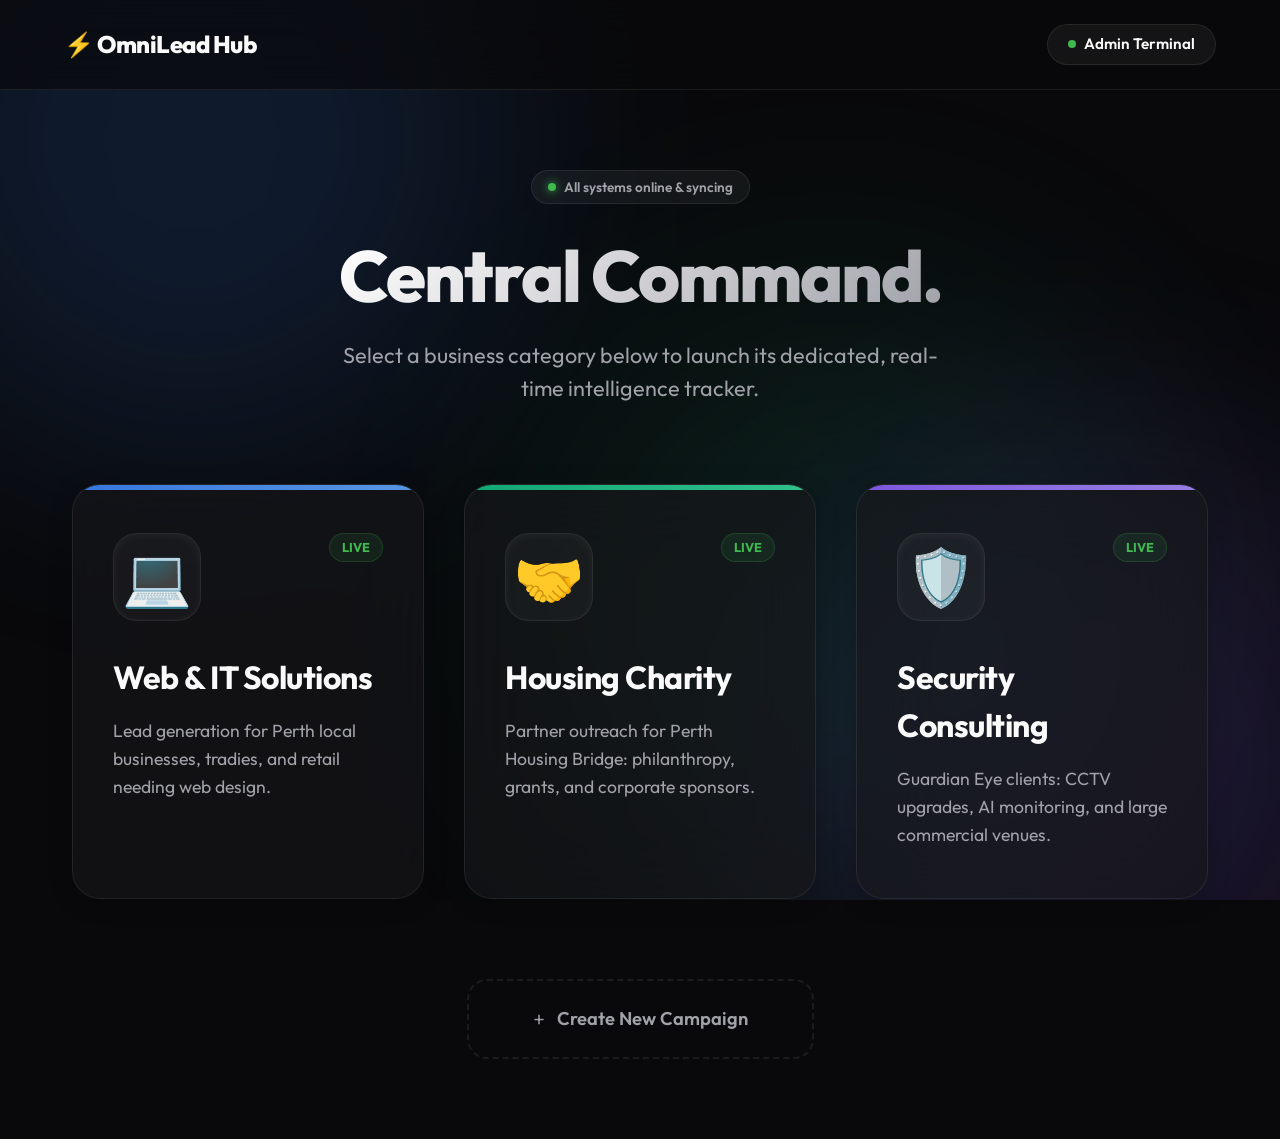
<file: index.html>
<!DOCTYPE html>
<html lang="en" class="dark-theme">
<head>
  <meta charset="UTF-8">
  <meta name="viewport" content="width=device-width, initial-scale=1.0">
  <title>OmniLead | Global Intelligence Hub</title>
  
  <!-- Fonts -->
  <link rel="preconnect" href="https://fonts.googleapis.com">
  <link rel="preconnect" href="https://fonts.gstatic.com" crossorigin>
  <link href="https://fonts.googleapis.com/css2?family=Outfit:wght@300;400;500;600;700;800&display=swap" rel="stylesheet">
  
  <!-- Styles -->
  <link rel="stylesheet" href="hub.css">
</head>
<body>
  <!-- Ambient Animated Background -->
  <div class="background-effects">
    <div class="glow-orb blue"></div>
    <div class="glow-orb purple"></div>
    <div class="glow-orb green"></div>
  </div>

  <!-- Minimal Global Nav -->
  <nav class="hub-nav">
    <div class="nav-logo">⚡ OmniLead Hub</div>
    <div class="nav-user">
      <div class="avatar">Admin Terminal</div>
    </div>
  </nav>

  <!-- Main Dashboard -->
  <main class="hub-main">
    <header class="hub-header">
      <div class="pulse-badge">
        <span class="pulse-dot"></span>
        <span class="pulse-text">All systems online & syncing</span>
      </div>
      <h1>Central Command.</h1>
      <p>Select a business category below to launch its dedicated, real-time intelligence tracker.</p>
    </header>

    <div class="category-grid">
      <!-- Project 1: Web & IT -->
      <a href="leads/lead-tracker-portable.html" class="cat-card blue-card">
        <div class="cat-icon-wrap">
          <div class="cat-icon">💻</div>
          <div class="live-indicator">Live</div>
        </div>
        <div class="cat-content">
          <h2>Web & IT Solutions</h2>
          <p>Lead generation for Perth local businesses, tradies, and retail needing web design.</p>
        </div>
        <div class="cat-arrow">&rarr;</div>
      </a>

      <!-- Project 2: Charity -->
      <a href="charity/charity-tracker-portable.html" class="cat-card green-card">
        <div class="cat-icon-wrap">
          <div class="cat-icon">🤝</div>
          <div class="live-indicator">Live</div>
        </div>
        <div class="cat-content">
          <h2>Housing Charity</h2>
          <p>Partner outreach for Perth Housing Bridge: philanthropy, grants, and corporate sponsors.</p>
        </div>
        <div class="cat-arrow">&rarr;</div>
      </a>

      <!-- Project 3: Security -->
      <a href="security/security-tracker-portable.html" class="cat-card purple-card">
        <div class="cat-icon-wrap">
          <div class="cat-icon">🛡️</div>
          <div class="live-indicator">Live</div>
        </div>
        <div class="cat-content">
          <h2>Security Consulting</h2>
          <p>Guardian Eye clients: CCTV upgrades, AI monitoring, and large commercial venues.</p>
        </div>
        <div class="cat-arrow">&rarr;</div>
      </a>
    </div>

    <!-- Future Expansion -->
    <div class="expansion-slot">
      <button class="add-new-btn">
        <span class="plus-icon">+</span> Create New Campaign
      </button>
    </div>
  </main>
</body>
</html>
</file>
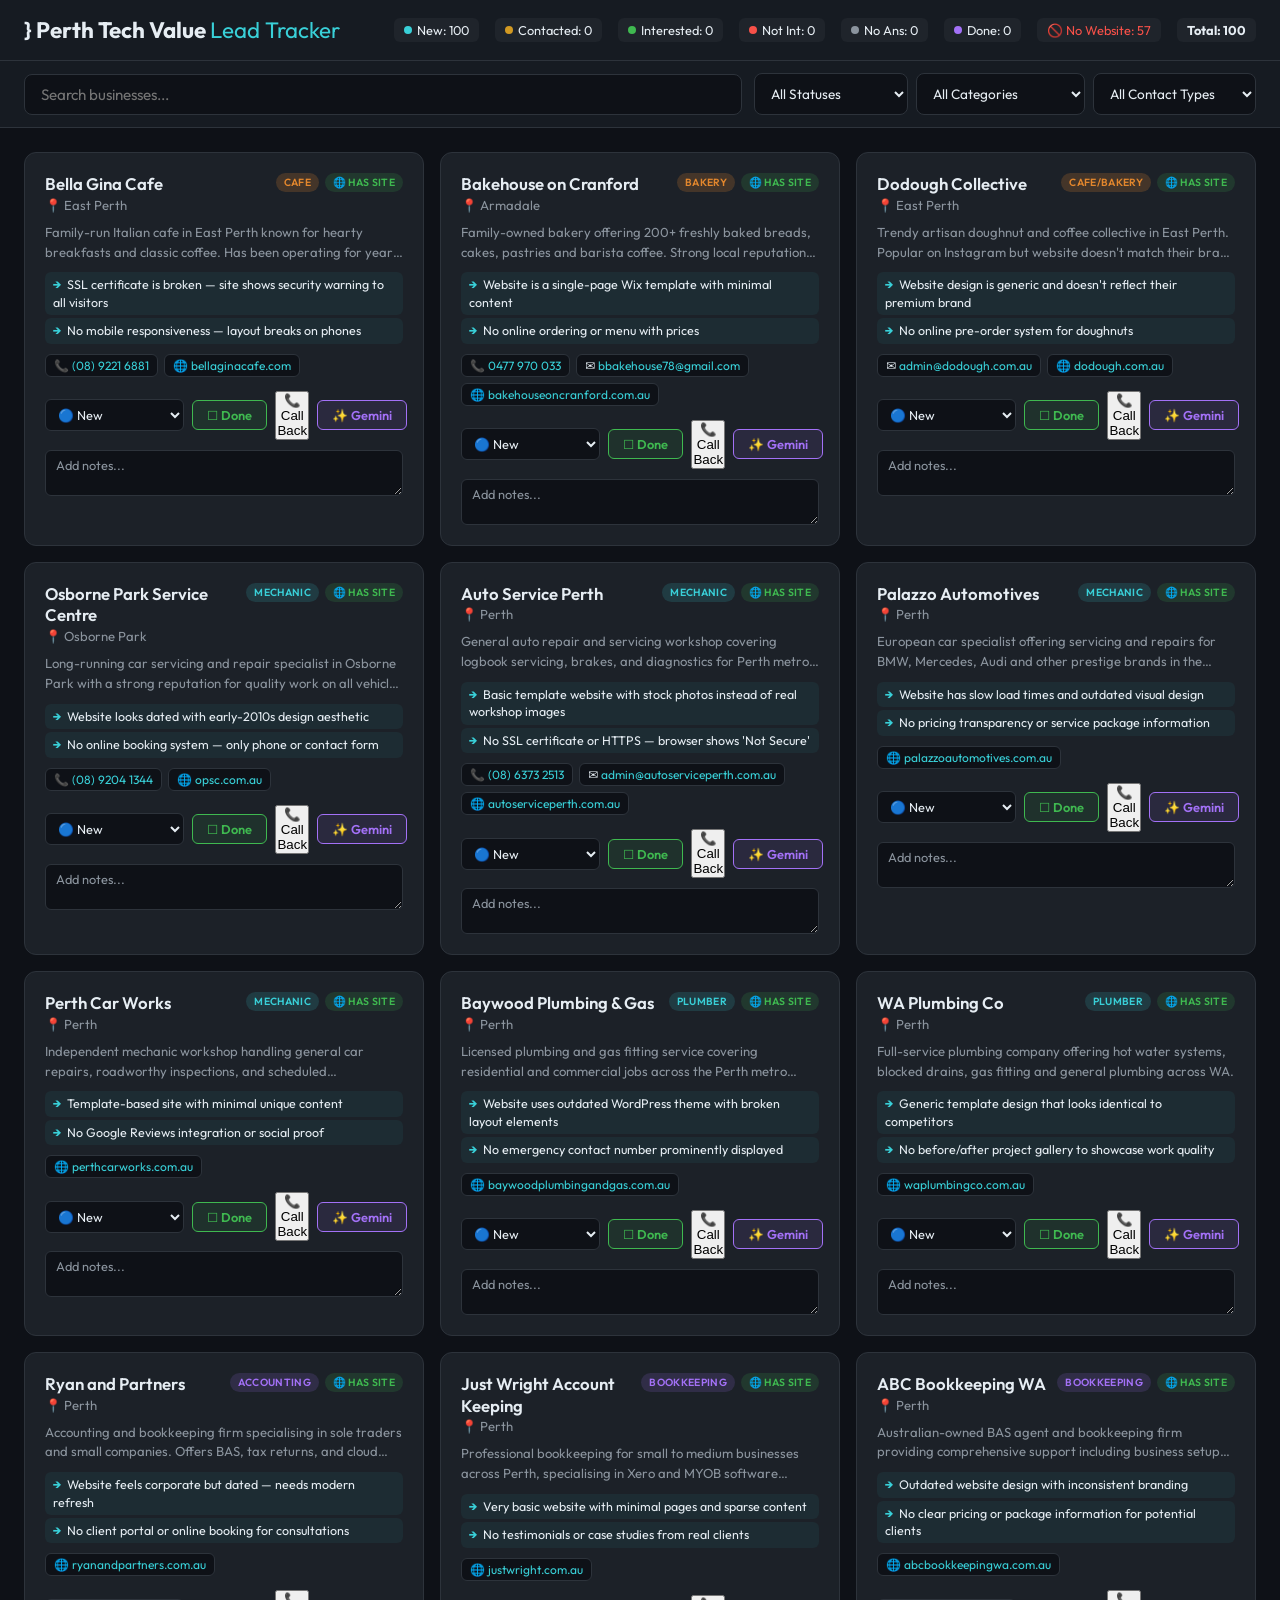
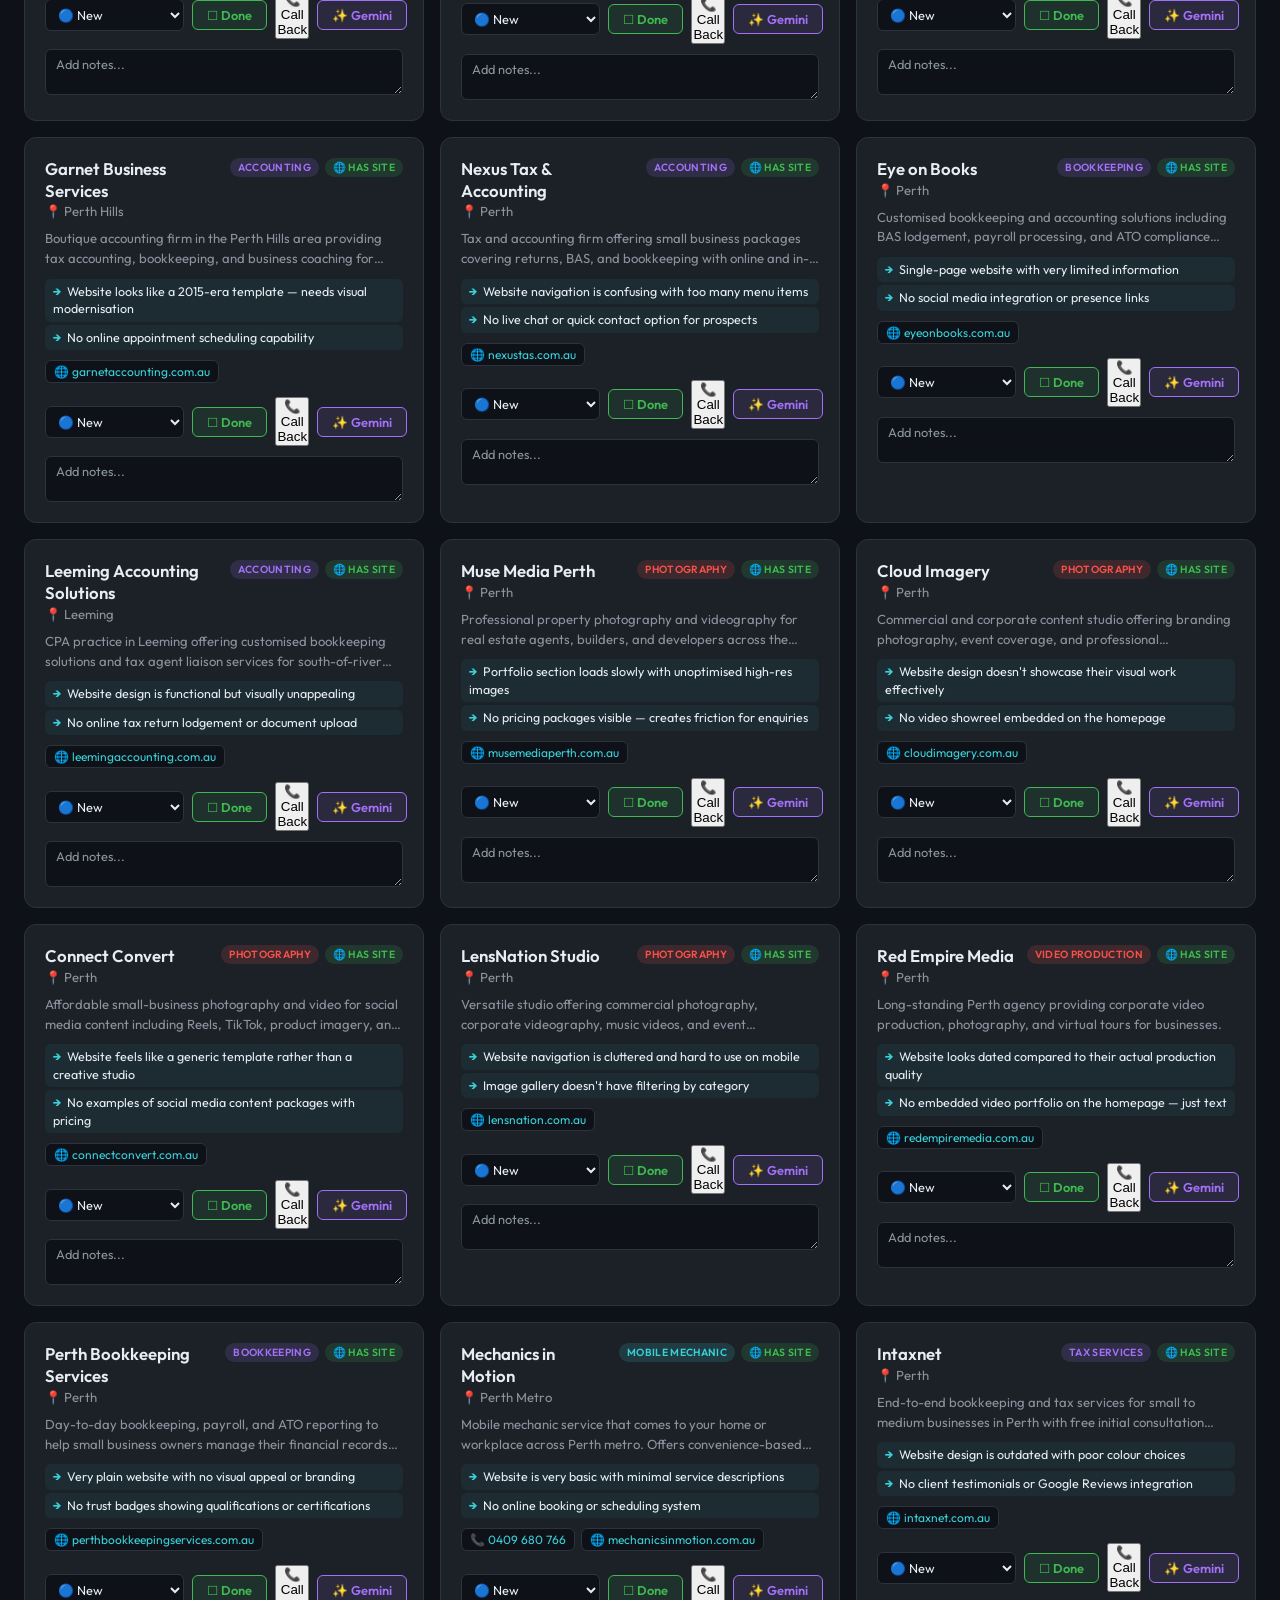
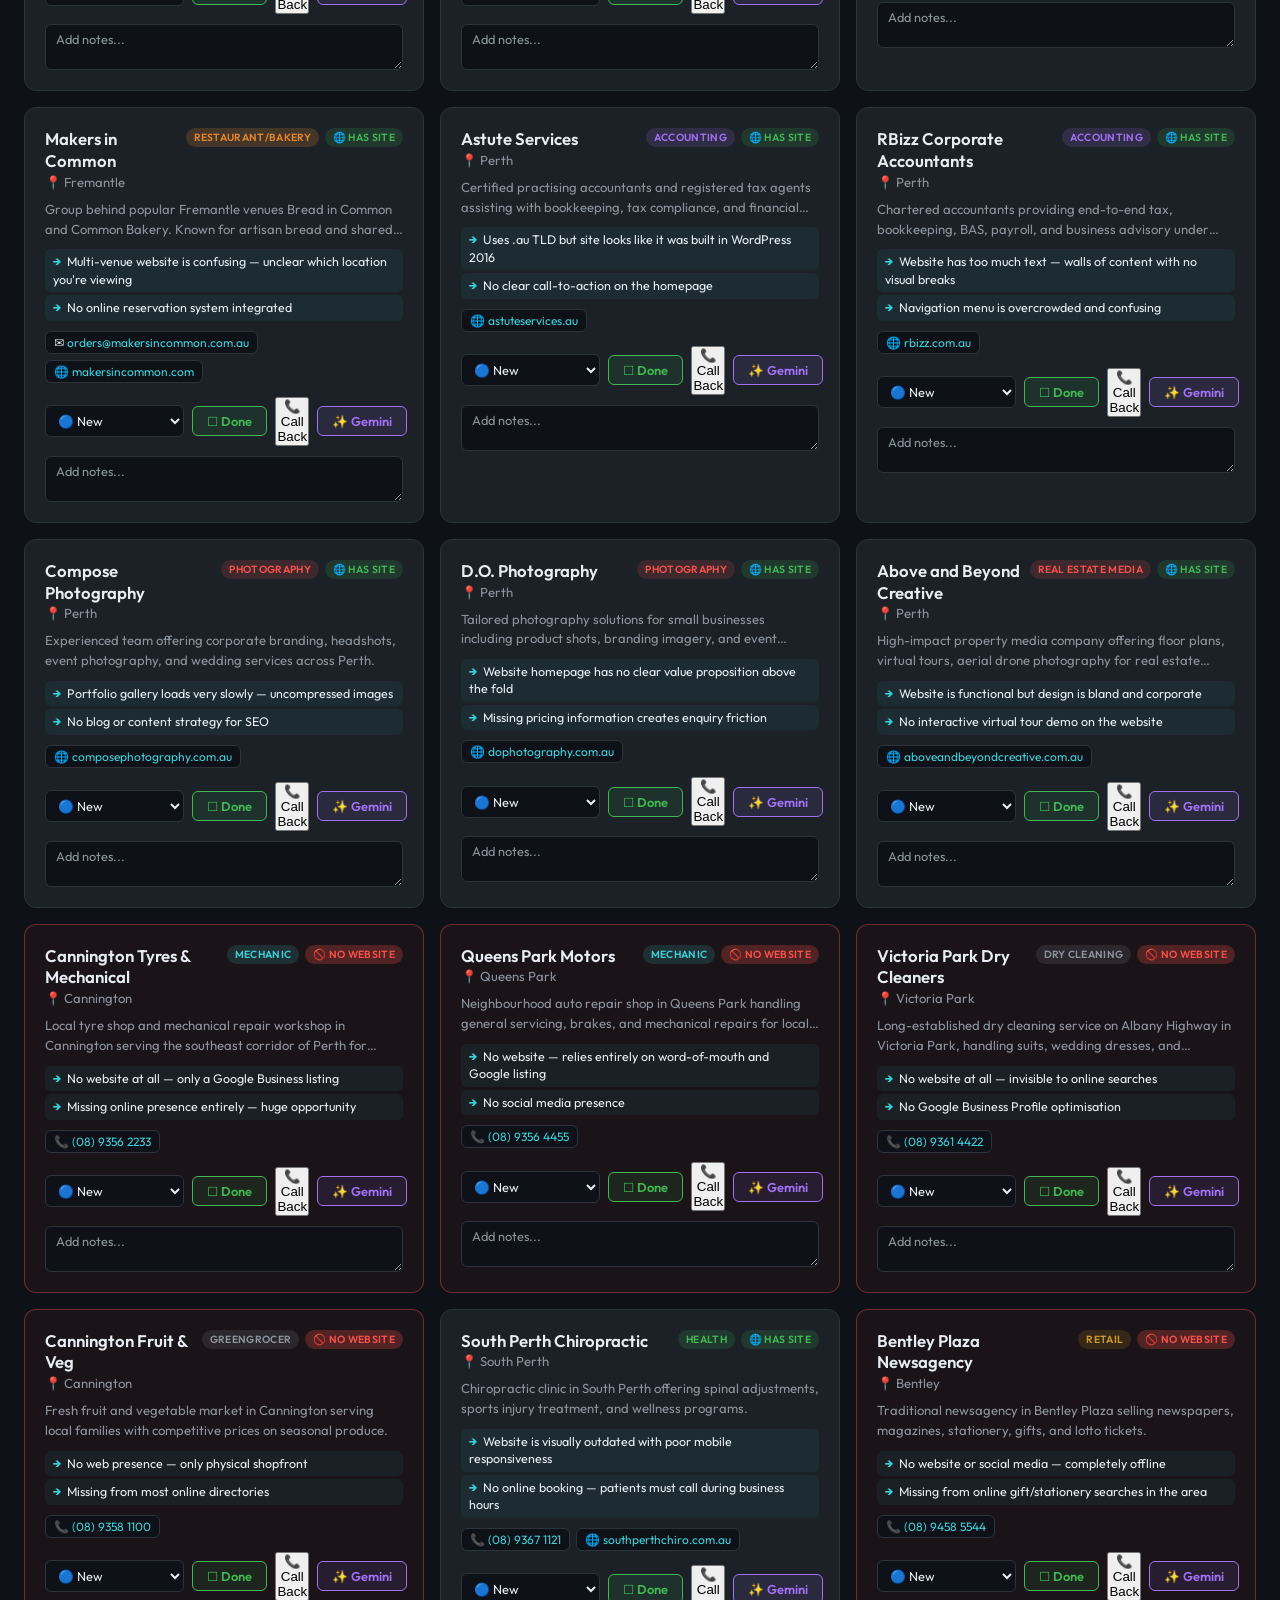
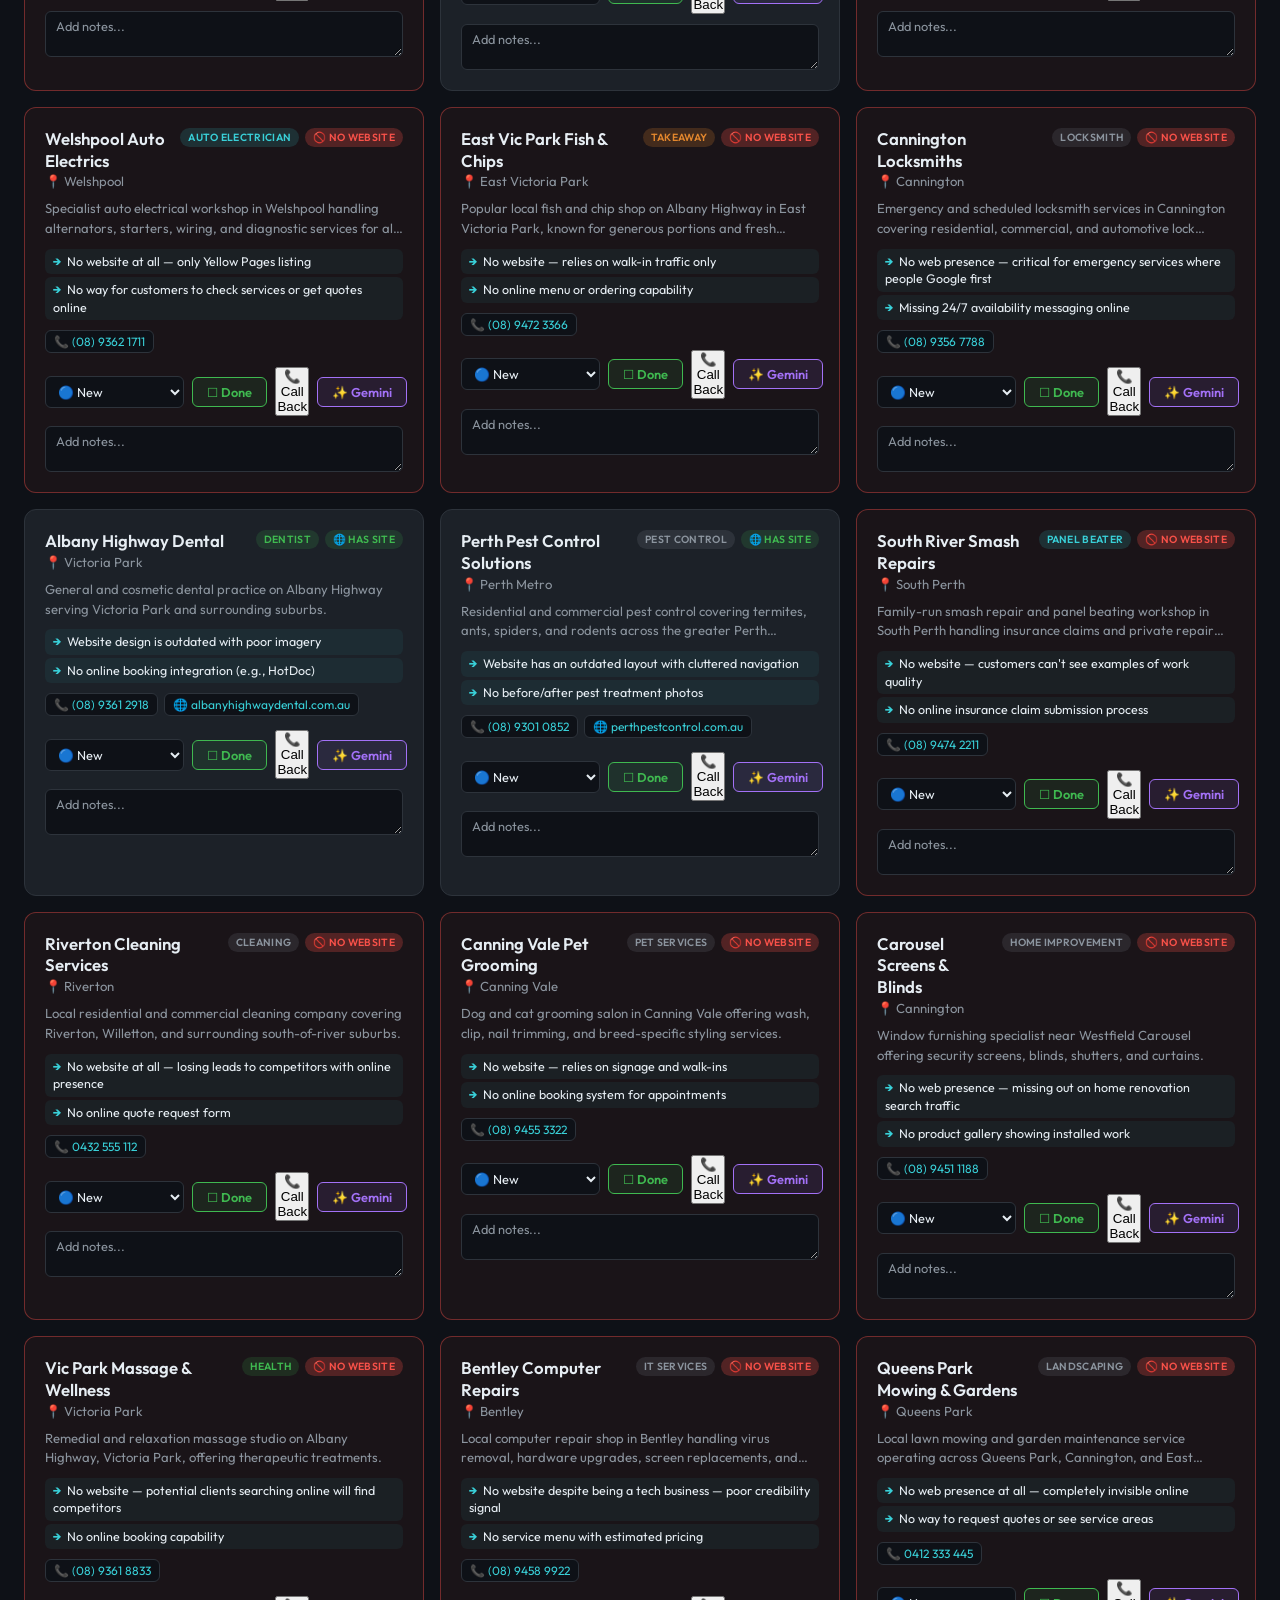
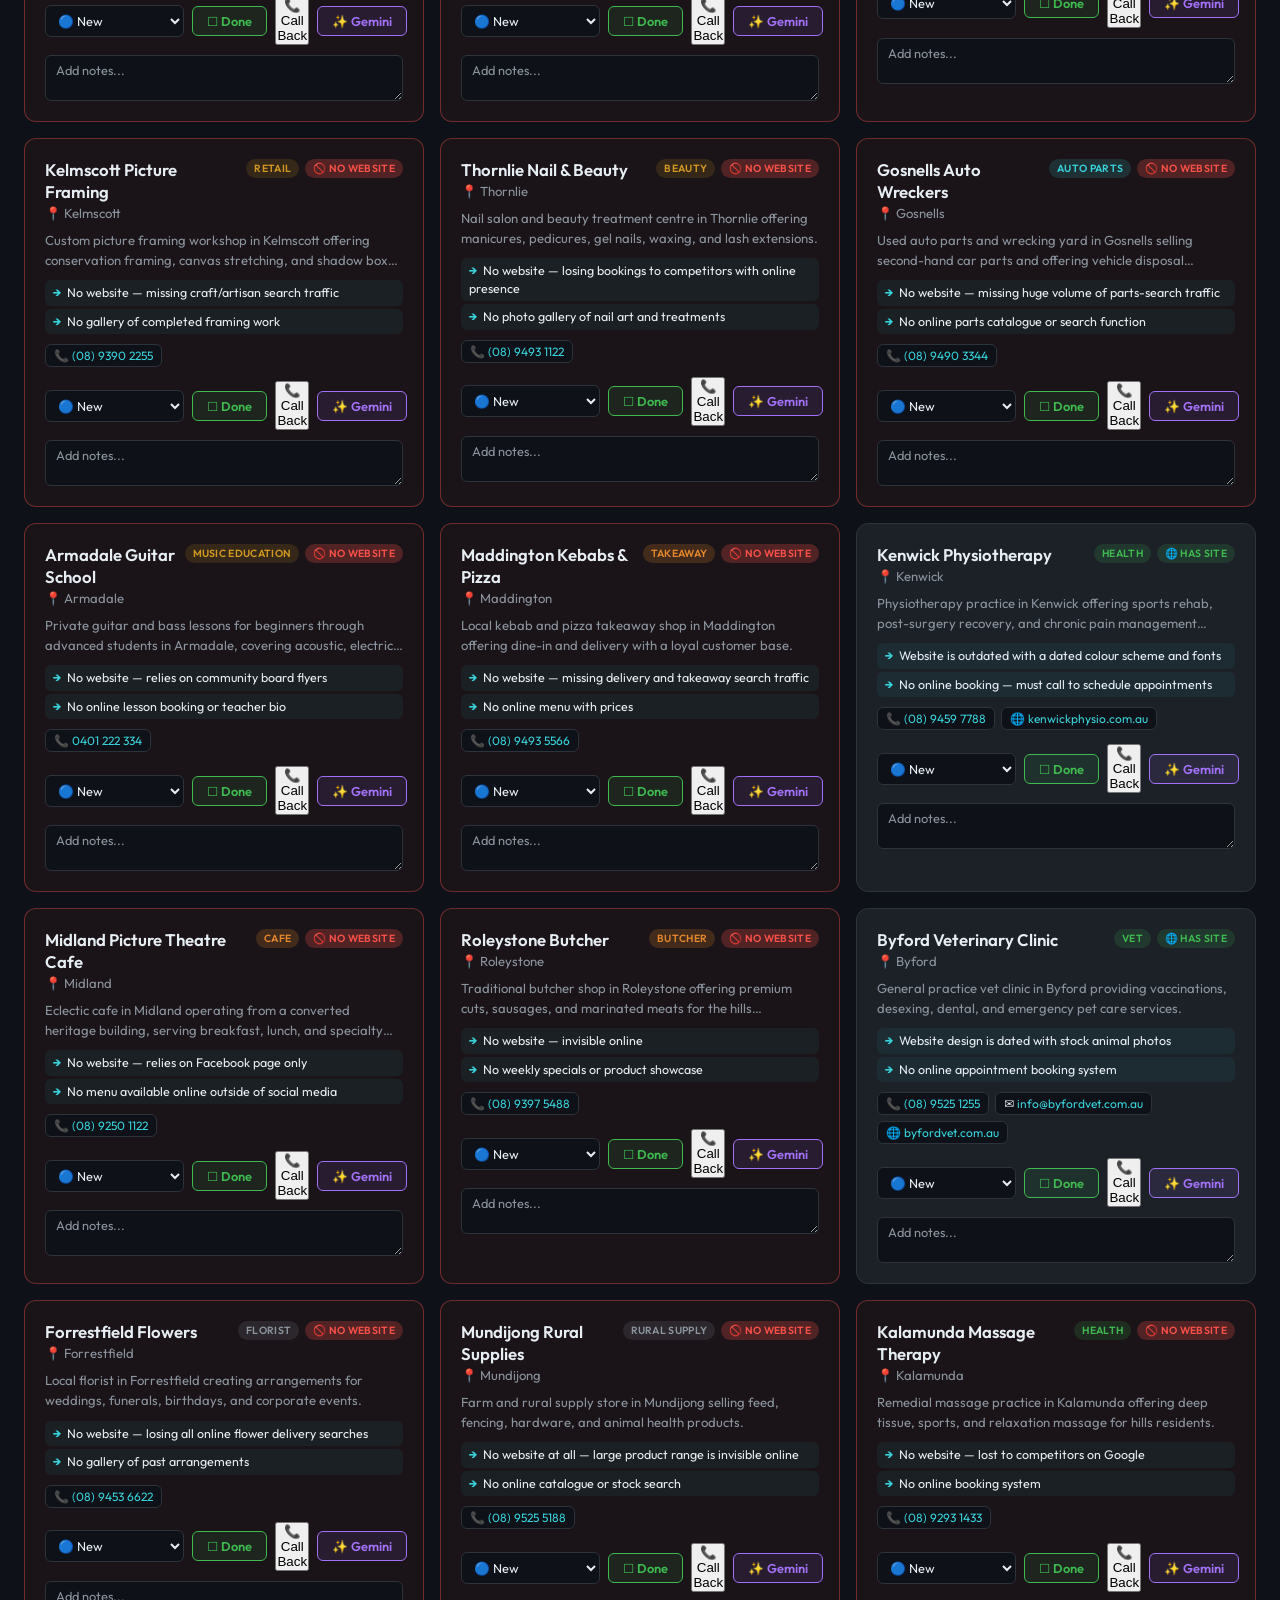
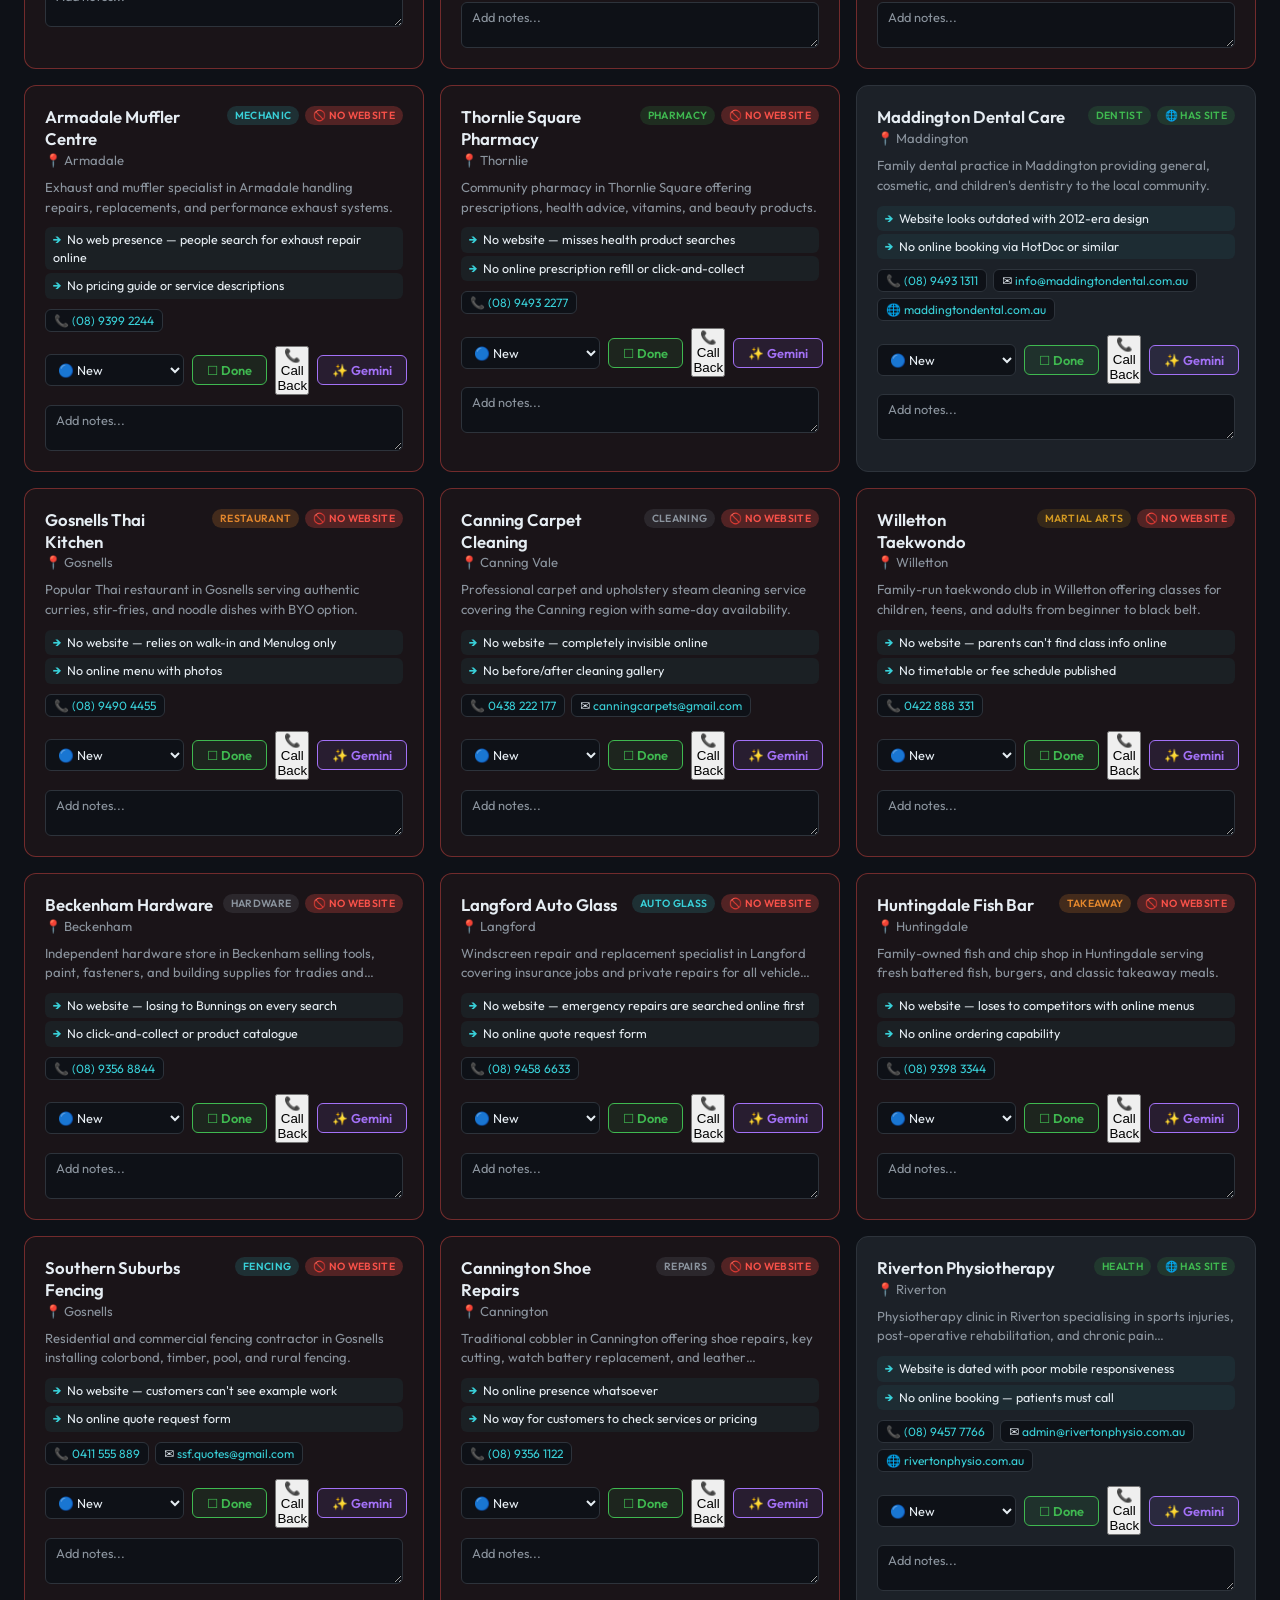
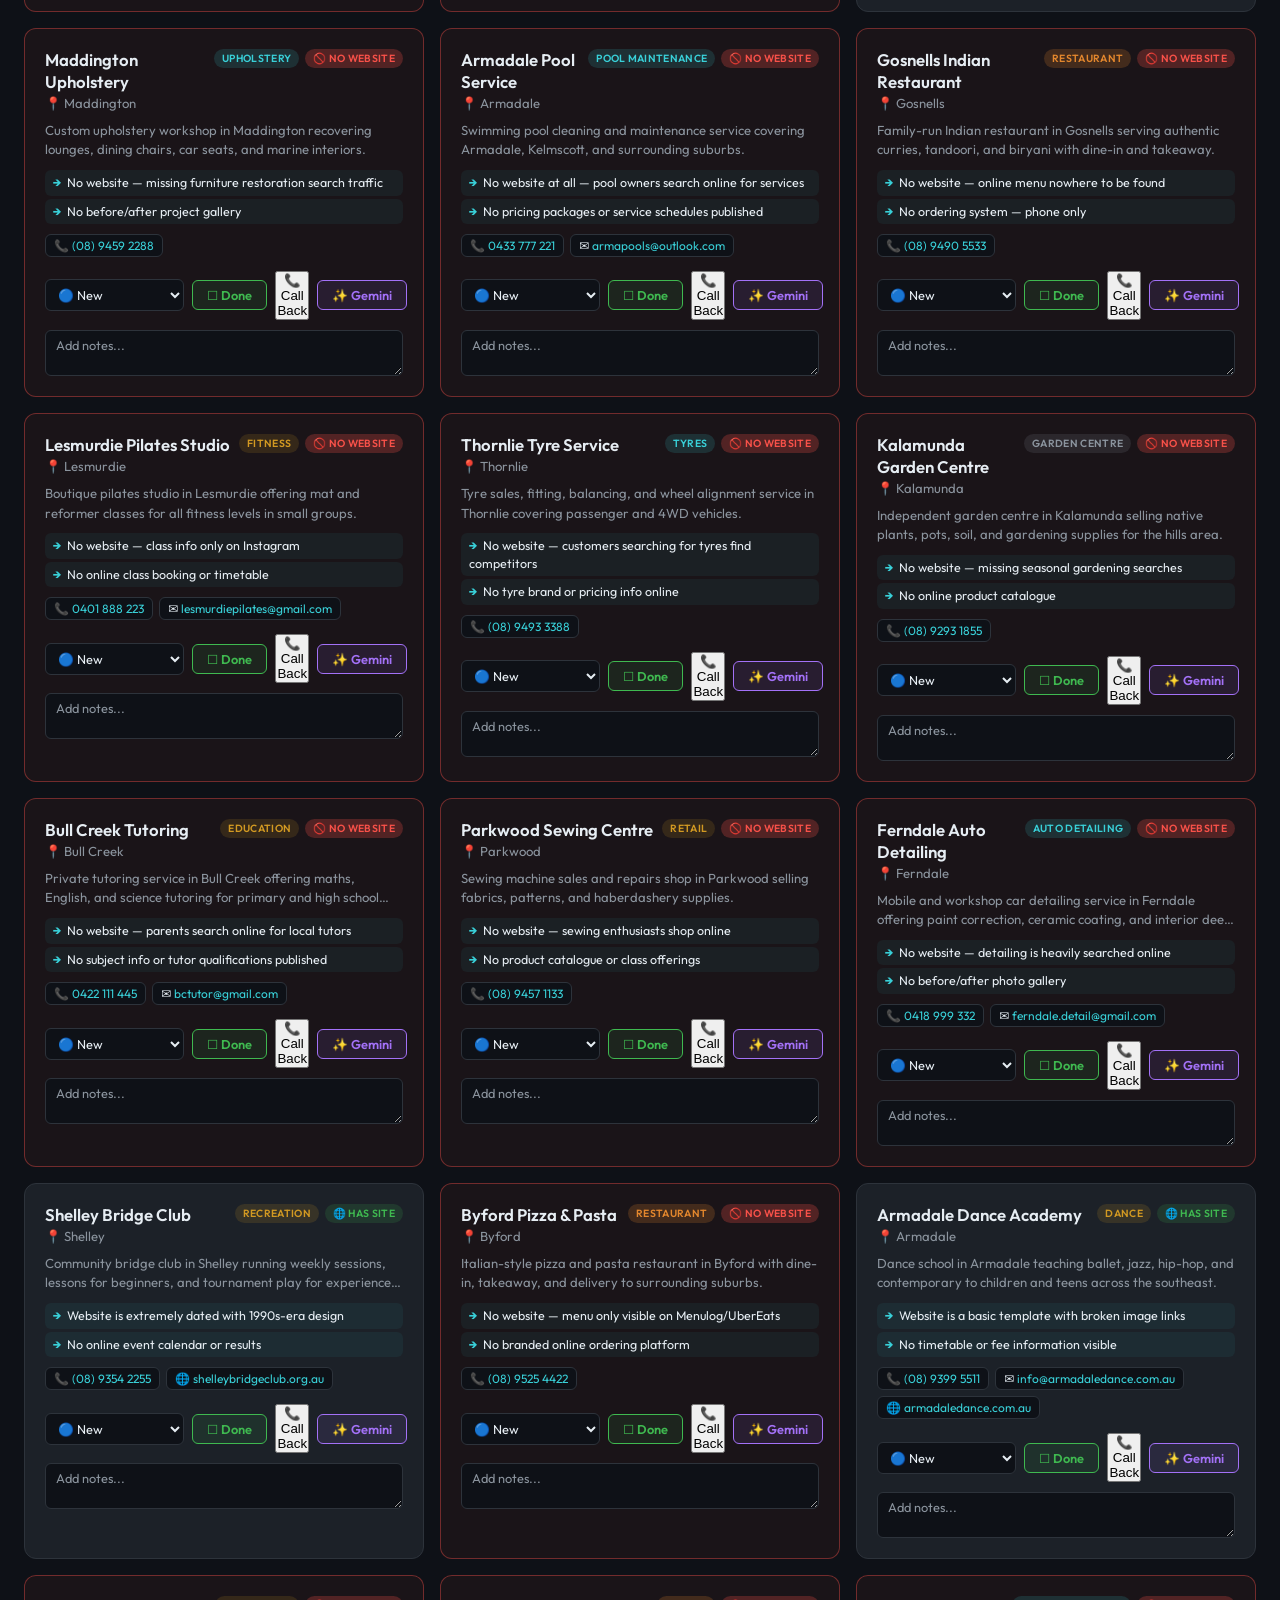
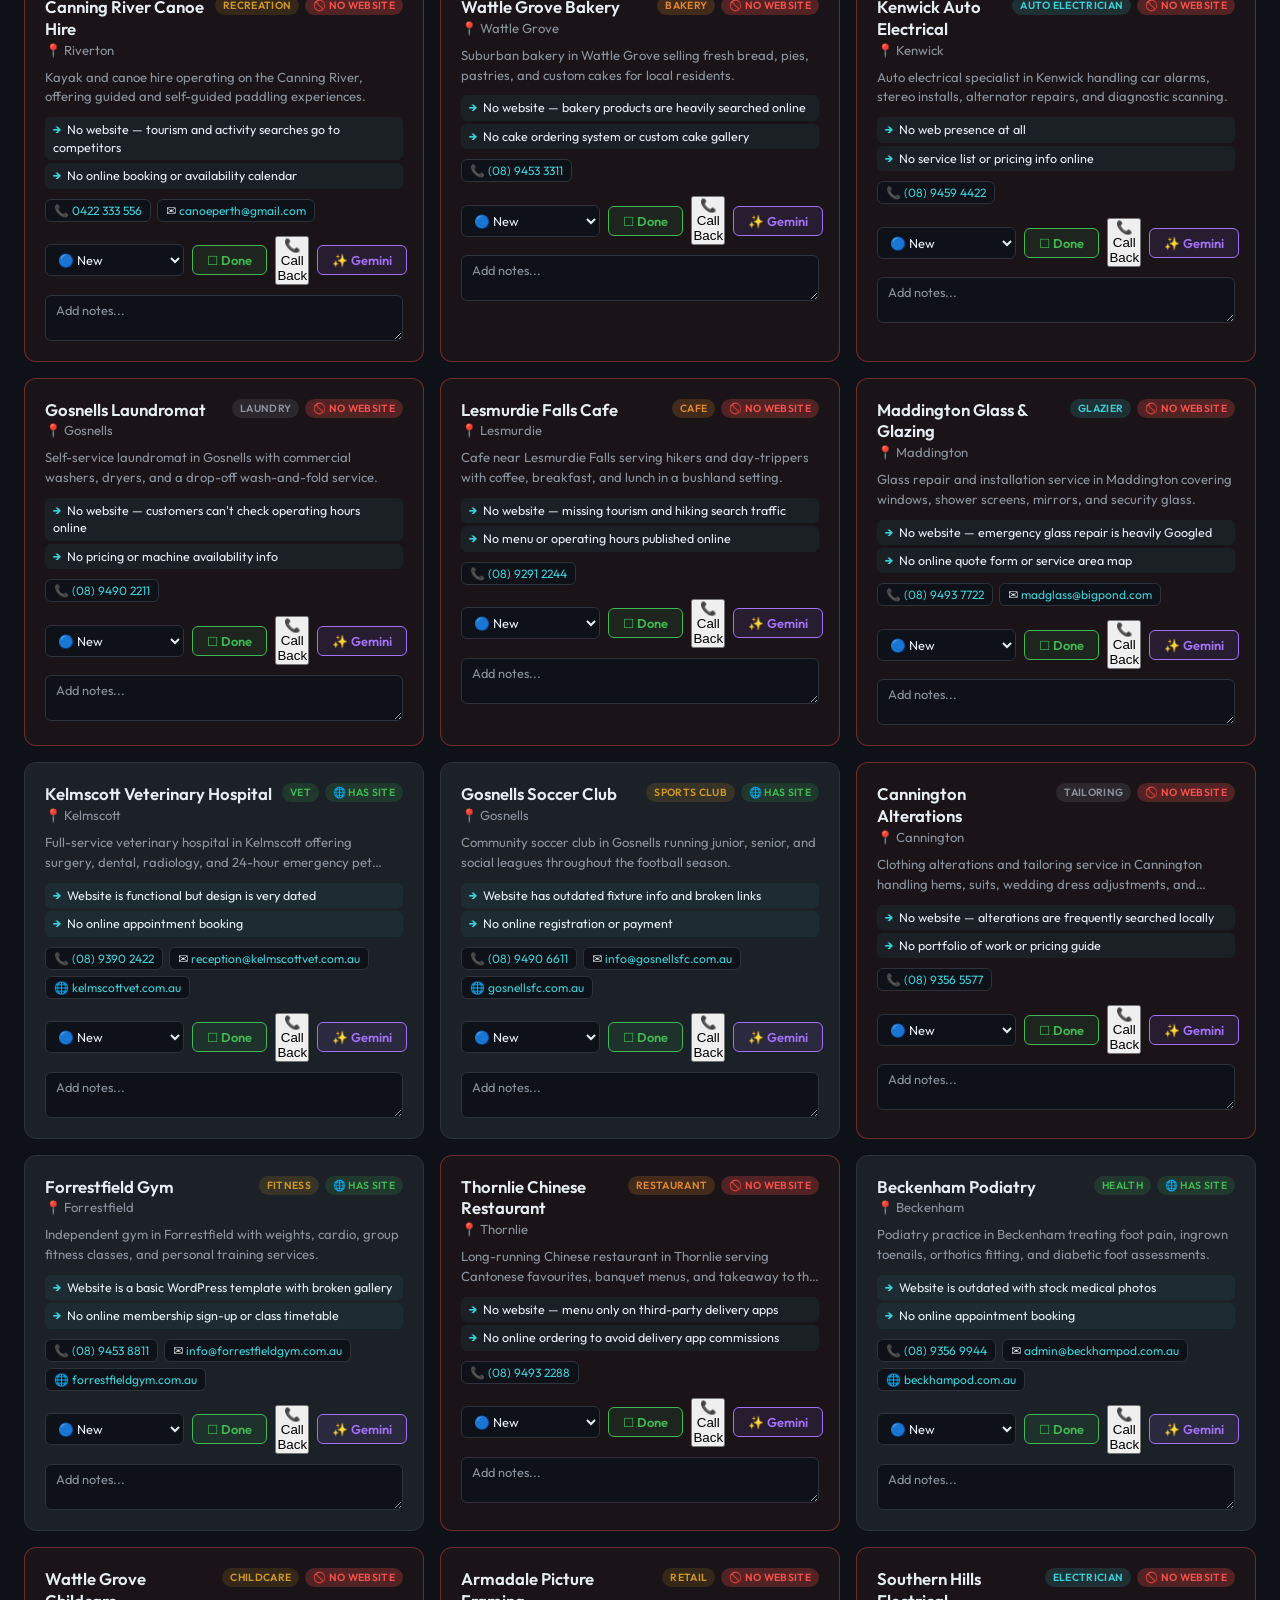
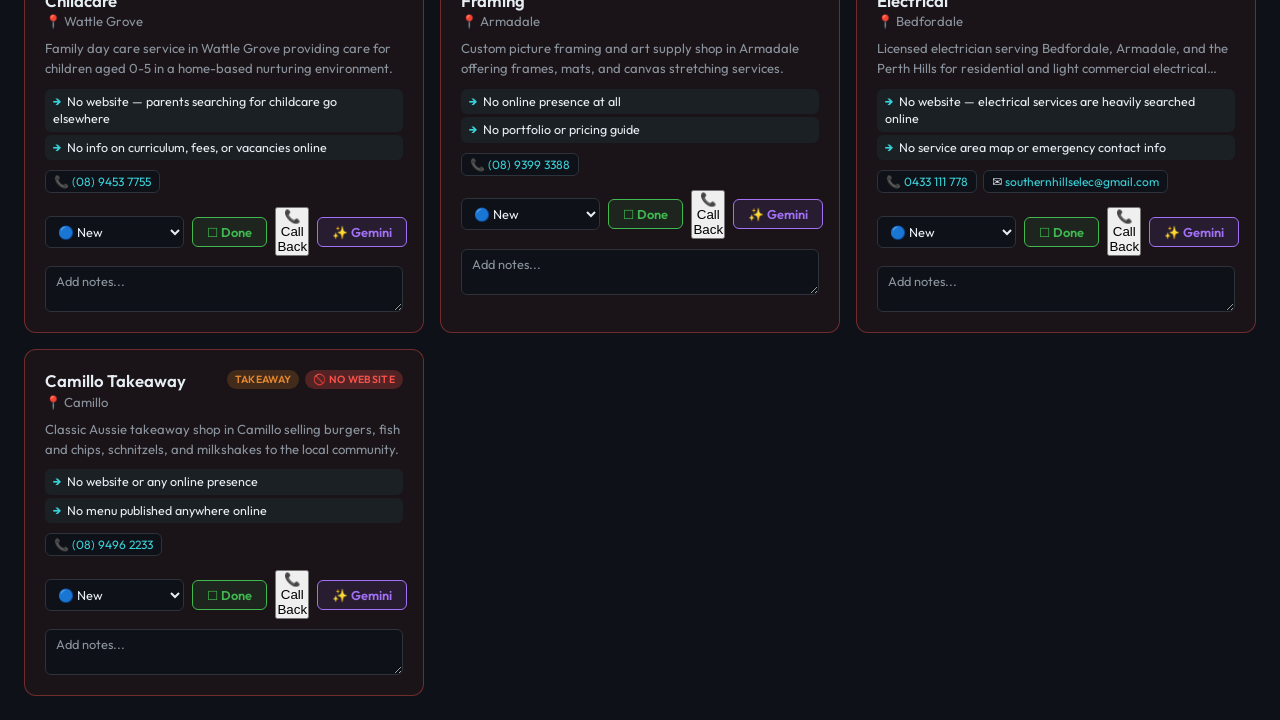
<file: leads/tracker.html>
<!DOCTYPE html>
<html lang="en">
<head>
<meta charset="UTF-8">
<meta name="viewport" content="width=device-width, initial-scale=1.0">
<title>Perth Tech Value — Lead Tracker</title>
<link rel="preconnect" href="https://fonts.googleapis.com">
<link rel="preconnect" href="https://fonts.gstatic.com" crossorigin>
<link href="https://fonts.googleapis.com/css2?family=Outfit:wght@300;400;500;600;700;800&display=swap" rel="stylesheet">
<link rel="stylesheet" href="tracker.css">
</head>
<body>
<header class="topbar">
  <div class="topbar-inner">
    <h1 class="app-title">} Perth Tech Value <span>Lead Tracker</span></h1>
    <div class="stats-bar" id="stats-bar"></div>
  </div>
</header>

<div class="toolbar">
  <div class="toolbar-inner">
    <div class="search-box">
      <input type="text" id="search" placeholder="Search businesses..." autocomplete="off">
    </div>
    <div class="filter-group">
      <select id="filter-status">
        <option value="all">All Statuses</option>
        <option value="new">🔵 New</option>
        <option value="contacted">🟡 Contacted</option>
        <option value="interested">🟢 Interested</option>
        <option value="not-interested">🔴 Not Interested</option>
        <option value="no-answer">⚪ No Answer</option>
        <option value="done">✅ Done</option>
      </select>
      <select id="filter-category">
        <option value="all">All Categories</option>
      </select>
      <select id="filter-contact">
        <option value="all">All Contact Types</option>
        <option value="direct">Has Email/Phone</option>
        <option value="form-only">Contact Form Only</option>
        <option value="none">No Website</option>
      </select>
    </div>
  </div>
</div>

<main class="main" id="main">
  <div class="card-grid" id="card-grid"></div>
</main>

<!-- Detail Modal -->
<div class="modal-overlay" id="modal-overlay">
  <div class="modal" id="modal">
    <button class="modal-close" id="modal-close">&times;</button>
    <div id="modal-content"></div>
  </div>
</div>

<script src="data.js"></script>
<script src="tracker.js"></script>
</body>
</html>
</file>
<file: hub.css>
/* OmniLead Hub CSS - Premium Dark Theme */
:root {
  --bg: #09090b;
  --bg-card: rgba(24, 24, 27, 0.6);
  --border: rgba(255, 255, 255, 0.08);
  --border-hover: rgba(255, 255, 255, 0.2);
  --text: #fafafa;
  --text-muted: #a1a1aa;
  
  --blue-glow: rgba(59, 130, 246, 0.25);
  --green-glow: rgba(16, 185, 129, 0.25);
  --purple-glow: rgba(139, 92, 246, 0.25);
}

* { box-sizing: border-box; margin: 0; padding: 0; }

body {
  background-color: var(--bg);
  color: var(--text);
  font-family: 'Outfit', -apple-system, sans-serif;
  min-height: 100vh;
  overflow-x: hidden;
  position: relative;
  line-height: 1.5;
}

/* Ambient Background */
.background-effects {
  position: fixed;
  top: 0; left: 0; right: 0; bottom: 0;
  z-index: -1;
  overflow: hidden;
}
.glow-orb {
  position: absolute;
  width: 50vw; height: 50vw;
  border-radius: 50%;
  filter: blur(120px);
  opacity: 0.6;
  animation: float 25s ease-in-out infinite alternate;
}
.glow-orb.blue { top: -20%; left: -10%; background: var(--blue-glow); }
.glow-orb.purple { bottom: -20%; right: -10%; background: var(--purple-glow); animation-delay: -5s; }
.glow-orb.green { top: 30%; left: 40%; background: var(--green-glow); animation-delay: -10s; opacity: 0.4; }

@keyframes float {
  0% { transform: translate(0, 0) scale(1); }
  50% { transform: translate(50px, 30px) scale(1.05); }
  100% { transform: translate(-30px, 60px) scale(0.95); }
}

/* Navigation */
.hub-nav {
  display: flex; justify-content: space-between; align-items: center;
  padding: 1.5rem 4rem;
  border-bottom: 1px solid var(--border);
  backdrop-filter: blur(20px);
  -webkit-backdrop-filter: blur(20px);
  background: rgba(9, 9, 11, 0.7);
  position: sticky; top: 0; z-index: 10;
}
.nav-logo { font-size: 1.5rem; font-weight: 800; letter-spacing: -0.5px; }
.avatar { 
  background: rgba(255,255,255,0.05); 
  padding: 0.5rem 1.25rem; 
  border-radius: 100px; 
  font-size: 0.95rem;
  font-weight: 600; 
  border: 1px solid var(--border); 
  display: flex; align-items: center; gap: 8px;
}
.avatar::before {
  content: ''; display: block; width: 8px; height: 8px;
  background: #3fb950; border-radius: 50%;
}

/* Main Layout */
.hub-main {
  max-width: 1200px; margin: 0 auto; padding: 5rem 2rem;
}

/* Header */
.hub-header { margin-bottom: 5rem; text-align: center; display: flex; flex-direction: column; align-items: center; }

.pulse-badge {
  display: inline-flex; align-items: center; gap: 8px;
  background: rgba(255,255,255,0.05); border: 1px solid var(--border);
  padding: 6px 16px; border-radius: 100px;
  font-size: 0.85rem; font-weight: 600; color: var(--text-muted);
  margin-bottom: 2rem;
}
.pulse-dot {
  width: 8px; height: 8px; border-radius: 50%; background: #3fb950;
  box-shadow: 0 0 10px #3fb950;
  animation: pulse 2s infinite;
}
@keyframes pulse {
  0% { box-shadow: 0 0 0 0 rgba(63, 185, 80, 0.4); }
  70% { box-shadow: 0 0 0 6px rgba(63, 185, 80, 0); }
  100% { box-shadow: 0 0 0 0 rgba(63, 185, 80, 0); }
}

.hub-header h1 { 
  font-size: 4.5rem; font-weight: 800; margin-bottom: 1.5rem; letter-spacing: -2px; 
  line-height: 1.1;
  background: linear-gradient(135deg, #ffffff 0%, #a1a1aa 100%); 
  -webkit-background-clip: text; -webkit-text-fill-color: transparent; 
}
.hub-header p { font-size: 1.35rem; color: var(--text-muted); max-width: 600px; margin: 0 auto; }

/* Grid */
.category-grid {
  display: grid; grid-template-columns: repeat(auto-fit, minmax(340px, 1fr)); gap: 2.5rem;
}

/* Cards */
.cat-card {
  text-decoration: none; color: var(--text);
  background: var(--bg-card);
  border: 1px solid var(--border);
  border-radius: 28px;
  padding: 3rem 2.5rem;
  display: flex; flex-direction: column;
  position: relative; overflow: hidden;
  backdrop-filter: blur(40px);
  -webkit-backdrop-filter: blur(40px);
  transition: all 0.5s cubic-bezier(0.16, 1, 0.3, 1);
  box-shadow: 0 4px 24px rgba(0,0,0,0.2);
}

.cat-card::before {
  content: ''; position: absolute; top: 0; left: 0; right: 0; height: 5px;
  opacity: 0.9; transition: opacity 0.3s;
}
.blue-card::before { background: linear-gradient(90deg, #3b82f6, #60a5fa); }
.green-card::before { background: linear-gradient(90deg, #10b981, #34d399); }
.purple-card::before { background: linear-gradient(90deg, #8b5cf6, #a78bfa); }

.cat-card:hover {
  transform: translateY(-10px);
  border-color: var(--border-hover);
  box-shadow: 0 30px 60px rgba(0,0,0,0.5);
  background: rgba(30, 30, 34, 0.8);
}

.cat-icon-wrap {
  display: flex; justify-content: space-between; align-items: flex-start;
  margin-bottom: 2rem;
}
.cat-icon {
  font-size: 3.5rem;
  background: rgba(255,255,255,0.03); width: 88px; height: 88px;
  display: flex; align-items: center; justify-content: center;
  border-radius: 24px; border: 1px solid var(--border);
  box-shadow: inset 0 2px 10px rgba(255,255,255,0.05);
}

.live-indicator {
  background: rgba(63, 185, 80, 0.1); color: #3fb950;
  padding: 4px 12px; border-radius: 100px;
  font-size: 0.8rem; font-weight: 700; text-transform: uppercase;
  border: 1px solid rgba(63, 185, 80, 0.2);
}

.cat-content h2 { font-size: 2rem; margin-bottom: 1rem; font-weight: 700; letter-spacing: -0.5px; }
.cat-content p { color: var(--text-muted); font-size: 1.1rem; line-height: 1.6; }

.cat-arrow {
  position: absolute; bottom: 2.5rem; right: 2.5rem;
  font-size: 1.8rem; font-weight: 300; color: var(--text-muted);
  opacity: 0; transform: translateX(-15px);
  transition: all 0.4s cubic-bezier(0.16, 1, 0.3, 1);
}
.cat-card:hover .cat-arrow { opacity: 1; transform: translateX(0); color: #fff; }

/* Expansion Slot */
.expansion-slot {
  margin-top: 5rem; text-align: center;
}
.add-new-btn {
  background: transparent; border: 2px dashed var(--border);
  color: var(--text-muted); font-family: inherit; font-size: 1.15rem; font-weight: 600;
  padding: 1.5rem 4rem; border-radius: 20px; cursor: pointer;
  transition: all 0.3s ease;
  display: inline-flex; align-items: center; gap: 12px;
}
.plus-icon { font-size: 1.4rem; font-weight: 300; }
.add-new-btn:hover { 
  border-color: var(--border-hover); color: var(--text); 
  background: rgba(255,255,255,0.02); 
  transform: translateY(-2px);
}

/* Responsive */
@media (max-width: 768px) {
  .hub-nav { padding: 1.25rem 1.5rem; }
  .hub-header h1 { font-size: 3rem; }
  .hub-main { padding: 3rem 1.5rem; }
  .cat-card { padding: 2.5rem 2rem; }
  .cat-icon { width: 72px; height: 72px; font-size: 2.5rem; }
  .cat-content h2 { font-size: 1.75rem; }
}
</file>
<file: leads/tracker.css>
:root {
  --bg: #0e1117; --bg2: #161b22; --card: #1c2128; --border: #2d333b;
  --text: #e6edf3; --muted: #8b949e;
  --cyan: #39d0d8; --green: #3fb950; --yellow: #d29922; --red: #f85149; --purple: #a371f7; --orange: #e3872d;
  --font: 'Outfit', system-ui, sans-serif;
}
* { margin:0; padding:0; box-sizing:border-box; }
html { font-family: var(--font); background: var(--bg); color: var(--text); }
body { min-height: 100vh; }

/* Top bar */
.topbar { background: var(--bg2); border-bottom: 1px solid var(--border); padding: 16px 24px; position: sticky; top:0; z-index:50; }
.topbar-inner { max-width: 1440px; margin: 0 auto; display: flex; justify-content: space-between; align-items: center; flex-wrap: wrap; gap: 12px; }
.app-title { font-size: 1.4rem; font-weight: 700; }
.app-title span { color: var(--cyan); font-weight: 400; }
.stats-bar { display: flex; gap: 16px; font-size: 0.8rem; flex-wrap: wrap; }
.stat { display: flex; align-items: center; gap: 5px; padding: 4px 10px; border-radius: 6px; background: rgba(255,255,255,0.04); }
.stat-dot { width: 8px; height: 8px; border-radius: 50%; flex-shrink: 0; }

/* Toolbar */
.toolbar { background: var(--bg2); border-bottom: 1px solid var(--border); padding: 12px 24px; position: sticky; top: 60px; z-index: 49; }
.toolbar-inner { max-width: 1440px; margin: 0 auto; display: flex; gap: 12px; flex-wrap: wrap; align-items: center; }
.search-box { flex: 1; min-width: 200px; }
.search-box input { width: 100%; padding: 10px 16px; border-radius: 8px; border: 1px solid var(--border); background: var(--bg); color: var(--text); font-family: var(--font); font-size: 0.95rem; }
.search-box input:focus { outline: none; border-color: var(--cyan); box-shadow: 0 0 0 3px rgba(57,208,216,0.15); }
.filter-group { display: flex; gap: 8px; flex-wrap: wrap; }
.filter-group select { padding: 10px 12px; border-radius: 8px; border: 1px solid var(--border); background: var(--bg); color: var(--text); font-family: var(--font); font-size: 0.85rem; cursor: pointer; }

/* Main grid */
.main { max-width: 1440px; margin: 0 auto; padding: 24px; }
.card-grid { display: grid; grid-template-columns: repeat(auto-fill, minmax(360px, 1fr)); gap: 16px; }

/* Lead card */
.lead-card { background: var(--card); border: 1px solid var(--border); border-radius: 12px; padding: 20px; display: flex; flex-direction: column; gap: 10px; cursor: pointer; transition: all 0.2s; position: relative; }
.lead-card:hover { transform: translateY(-2px); box-shadow: 0 4px 20px rgba(0,0,0,0.3); }

/* Color-coded card borders */
.lead-card.status-contacted { border-left: 4px solid var(--yellow); }
.lead-card.status-interested { border-left: 4px solid var(--green); }
.lead-card.status-not-interested { border-left: 4px solid var(--red); }
.lead-card.status-no-answer { border-left: 4px solid var(--muted); }
.lead-card.status-done { border-left: 4px solid var(--purple); opacity: 0.6; }

/* RED glow for no-website businesses */
.lead-card.no-website { border-color: rgba(248,81,73,0.4); background: rgba(248,81,73,0.05); }
.lead-card.no-website:hover { box-shadow: 0 4px 20px rgba(248,81,73,0.15); }

.card-top { display: flex; justify-content: space-between; align-items: flex-start; gap: 8px; }
.card-name { font-size: 1.05rem; font-weight: 600; line-height: 1.3; }
.card-badges { display: flex; gap: 6px; flex-wrap: wrap; flex-shrink: 0; }

/* Colorful category badges */
.badge-cat { font-size: 0.65rem; padding: 3px 8px; border-radius: 999px; font-weight: 600; text-transform: uppercase; letter-spacing: 0.03em; white-space: nowrap; }
.badge-status { font-size: 0.65rem; padding: 3px 8px; border-radius: 999px; font-weight: 600; white-space: nowrap; }

/* Category colors */
.cat-cafe,.cat-bakery,.cat-restaurant,.cat-takeaway,.cat-butcher { background: rgba(227,135,45,0.2); color: #e3872d; }
.cat-mechanic,.cat-plumber,.cat-electrician,.cat-auto { background: rgba(57,208,216,0.15); color: #39d0d8; }
.cat-accounting,.cat-bookkeeping,.cat-tax { background: rgba(163,113,247,0.15); color: #a371f7; }
.cat-photography,.cat-video,.cat-media { background: rgba(248,81,73,0.15); color: #f85149; }
.cat-health,.cat-dentist,.cat-vet,.cat-pharmacy { background: rgba(63,185,80,0.15); color: #3fb950; }
.cat-retail,.cat-beauty,.cat-fitness { background: rgba(210,153,34,0.15); color: #d29922; }
.cat-other { background: rgba(139,148,158,0.15); color: #8b949e; }

/* No website tag */
.badge-noweb { background: rgba(248,81,73,0.25); color: #f85149; }
.badge-hasweb { background: rgba(63,185,80,0.15); color: #3fb950; }

.card-meta { font-size: 0.82rem; color: var(--muted); margin-top: 2px; }
.card-desc { font-size: 0.82rem; color: var(--muted); line-height: 1.5; display: -webkit-box; -webkit-line-clamp: 2; -webkit-box-orient: vertical; overflow: hidden; }
.card-issues { display: flex; flex-direction: column; gap: 3px; }
.card-issue { font-size: 0.78rem; color: var(--text); padding: 4px 8px; background: rgba(57,208,216,0.06); border-radius: 6px; line-height: 1.4; }
.card-issue::before { content: '→'; color: var(--cyan); margin-right: 6px; font-weight: 700; }
.card-contacts { display: flex; gap: 6px; flex-wrap: wrap; }
.contact-chip { font-size: 0.75rem; padding: 3px 8px; border-radius: 6px; background: var(--bg); border: 1px solid var(--border); }
.contact-chip a { color: var(--cyan); text-decoration: none; }

/* Card actions row */
.card-actions { display: flex; gap: 8px; align-items: center; margin-top: 4px; }
.card-actions select { flex: 1; padding: 6px 8px; border-radius: 6px; border: 1px solid var(--border); background: var(--bg); color: var(--text); font-family: var(--font); font-size: 0.8rem; cursor: pointer; }
.btn-done { padding: 6px 14px; border-radius: 6px; border: 1px solid var(--green); background: rgba(63,185,80,0.1); color: var(--green); font-family: var(--font); font-size: 0.8rem; font-weight: 600; cursor: pointer; transition: all 0.2s; white-space: nowrap; }
.btn-done:hover { background: var(--green); color: #000; }
.btn-done.is-done { background: var(--green); color: #000; }
.btn-gemini { padding: 6px 14px; border-radius: 6px; border: 1px solid var(--purple); background: rgba(163,113,247,0.1); color: var(--purple); font-family: var(--font); font-size: 0.8rem; font-weight: 600; cursor: pointer; transition: all 0.2s; white-space: nowrap; text-decoration: none; }
.btn-gemini:hover { background: var(--purple); color: #fff; }

.card-notes { width: 100%; padding: 6px 10px; border-radius: 6px; border: 1px solid var(--border); background: var(--bg); color: var(--text); font-family: var(--font); font-size: 0.8rem; resize: vertical; min-height: 32px; }
.card-notes::placeholder { color: var(--muted); }

/* Modal */
.modal-overlay { display: none; position: fixed; inset: 0; background: rgba(0,0,0,0.7); z-index: 100; justify-content: center; align-items: center; padding: 24px; }
.modal-overlay.active { display: flex; }
.modal { background: var(--card); border: 1px solid var(--border); border-radius: 16px; padding: 32px; max-width: 700px; width: 100%; max-height: 90vh; overflow-y: auto; position: relative; }
.modal-close { position: absolute; top: 16px; right: 16px; background: none; border: none; color: var(--muted); font-size: 1.5rem; cursor: pointer; }
.modal h2 { font-size: 1.5rem; margin-bottom: 8px; }
.modal .m-meta { color: var(--muted); font-size: 0.9rem; margin-bottom: 16px; }
.modal .m-desc { color: var(--text); line-height: 1.6; margin-bottom: 20px; }
.modal .m-section { margin-bottom: 20px; }
.modal .m-label { font-size: 0.8rem; text-transform: uppercase; letter-spacing: 0.05em; color: var(--cyan); font-weight: 600; margin-bottom: 8px; }
.modal .m-issue { padding: 8px 12px; background: rgba(57,208,216,0.06); border-radius: 8px; margin-bottom: 6px; font-size: 0.9rem; }
.modal .m-issue::before { content: '→'; color: var(--cyan); margin-right: 8px; }
.modal .m-contacts a { color: var(--cyan); text-decoration: underline; }
.modal .m-website a { color: var(--purple); text-decoration: underline; }

.empty-state { text-align: center; padding: 60px 20px; color: var(--muted); font-size: 1.1rem; grid-column: 1 / -1; }

@media (max-width: 500px) {
  .card-grid { grid-template-columns: 1fr; }
  .topbar-inner { flex-direction: column; align-items: flex-start; }
}
</file>
